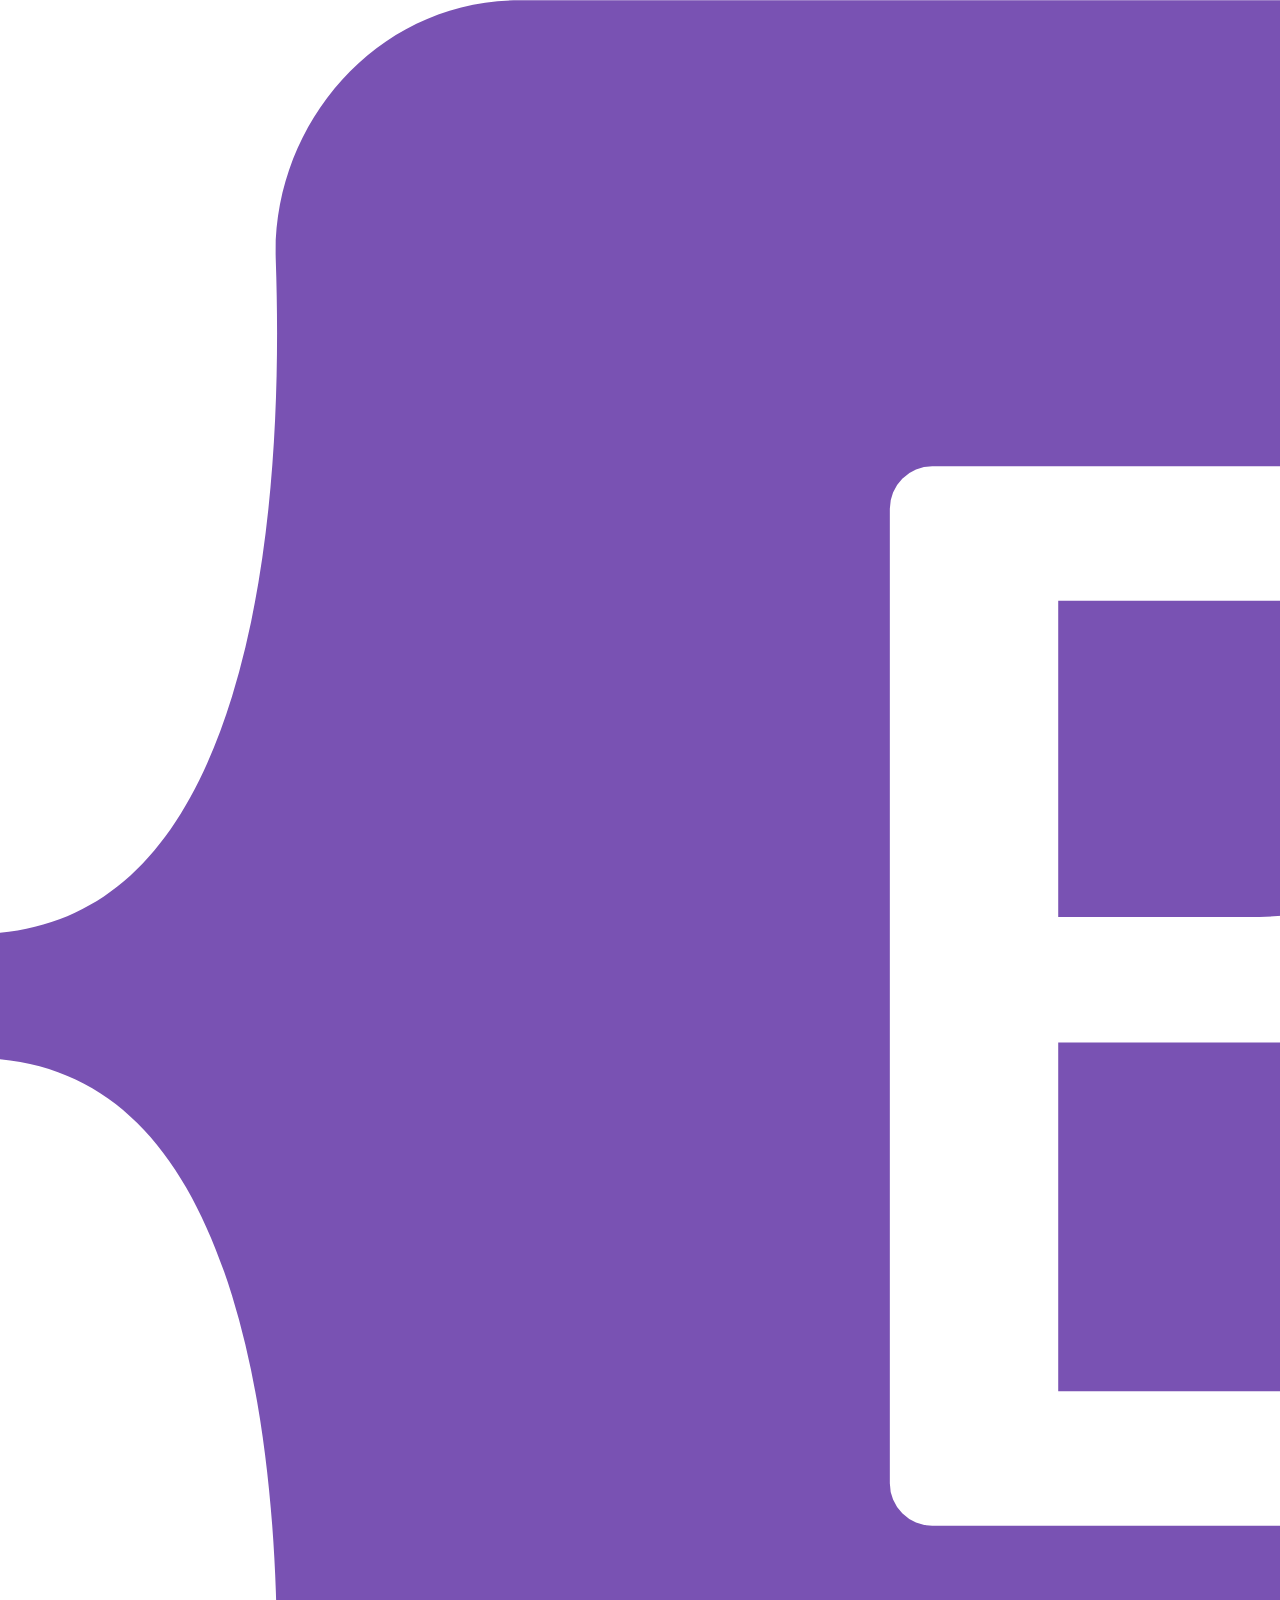
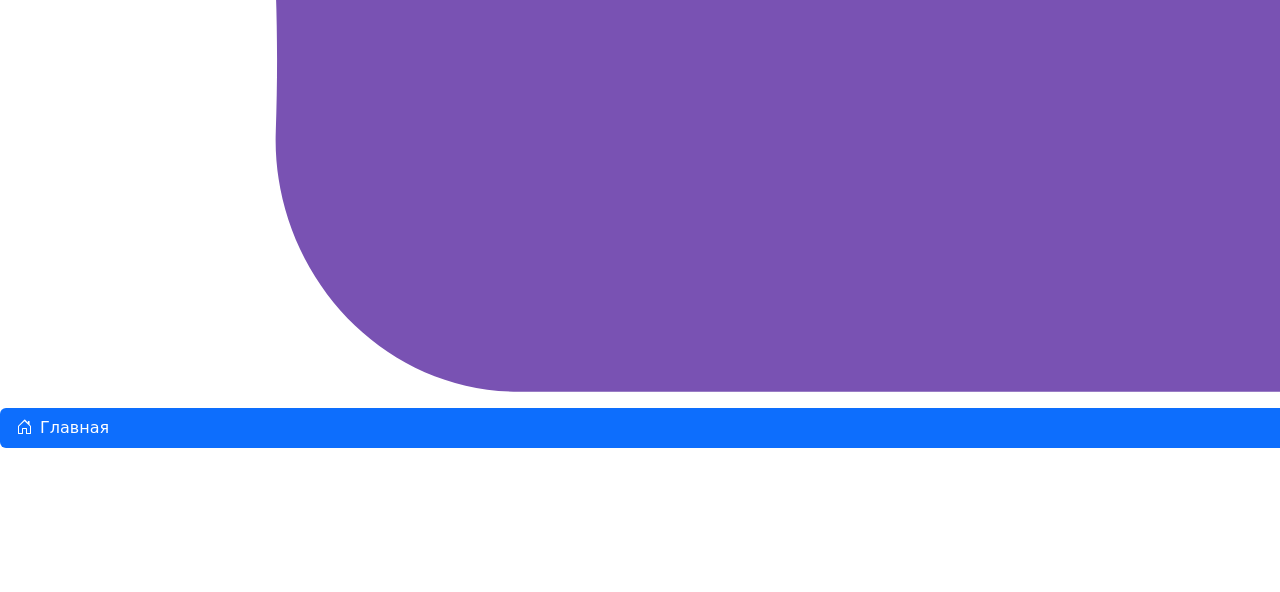
<file: templates/index.html>
<!DOCTYPE html>
<html lang="ru">
<head>
    <meta charset="UTF-8">
    <title>Bootstrap</title>
    <link rel="stylesheet" href="https://cdn.jsdelivr.net/npm/bootstrap@5.3.0/dist/css/bootstrap.min.css">
    <link href="https://cdn.jsdelivr.net/npm/bootstrap-icons@1.10.5/font/bootstrap-icons.css" rel="stylesheet">
    <link rel="stylesheet" href="http://localhost:8000/static/css/style.css">
</head>
<body>
<div class="wrap d-flex vh-100">
    <div class="sidebar">
        <div class="logo_box mb-3 d-flex align-items-center">
            <img class="logo" src="../static/img/logo.svg" alt="">
            <h1 class="fs-5 mb-0">МЕНЮ</h1>
        </div>
        <nav>
            <ul class="nav nav-pills flex-column">
                <li><a href="#" class="nav-link active"><i class="bi bi-house-door me-2"></i>Главная</a></li>
                <li><a href="categories.html" class="nav-link text-white"><i class="bi bi-list-ul me-2"></i>Категории</a></li>
                <li><a href="orders.html" class="nav-link text-white"><i class="bi bi-box-seam me-2"></i>Заказы</a></li>
                <li><a href="contacts.html" class="nav-link text-white"><i class="bi bi-telephone me-2"></i>Контакты</a></li>
            </ul>

        </nav>
        <div class="mt-auto">
            <div class="dropdown dropup">
                <a href="#" class="d-flex align-items-center text-white text-decoration-none dropdown-toggle"
                   data-bs-toggle="dropdown">
                    <i class="me-2 bi bi-person-circle"></i>

                    <strong>Пользователь</strong>
                </a>
                <ul class="dropdown-menu dropdown-menu-dark text-small shadow">
                    <li><a class="dropdown-item" href="#">Профиль</a></li>
                    <li><a class="dropdown-item" href="#">Выход</a></li>
                </ul>
            </div>
        </div>
    </div>
    <div class="main d-flex align-items-center">
        <h2 class="display-4 mb-3">Главная</h2>
        <p class="lead text-muted">Вы находитесь на сайте, предназначенном для продажи товаров</p>
        <div class="row g-4">
            <div class="col-md-4">
                <div class="card product-card h-100">
                    <div class="card-body p-4">
                        <h3 class="text-center p-4 card-title">Товар 1</h3>
                        <p class="display-6 fw-bold text-center b-3">$100</p>
                        <p class="text-muted mb-4">10 users included, 2GB of storage,
                            Email support, Help center access
                        </p>
                        <button class="btn btn-primary w-100">Купить</button>
                    </div>
                </div>
            </div>
            <div class="col-md-4">
                <div class="card product-card h-100">
                    <div class="card-body p-4">
                        <h3 class="text-center p-4 card-title">Товар 1</h3>
                        <p class="display-6 fw-bold text-center b-3">$100</p>
                        <p class="text-muted mb-4">10 users included, 2GB of storage,
                            Email support, Help center access
                        </p>
                        <button class="btn btn-primary w-100">Купить</button>
                    </div>
                </div>
            </div>
            <div class="col-md-4">
                <div class="card product-card h-100">
                    <div class="card-body p-4">
                        <h3 class="text-center p-4 card-title">Товар 1</h3>
                        <p class="display-6 fw-bold text-center b-3">$100</p>
                        <p class="text-muted mb-4">10 users included, 2GB of storage,
                            Email support, Help center access
                        </p>
                        <button class="btn btn-primary w-100">Купить</button>
                    </div>
                </div>
            </div>
        </div>
    </div>

</div>

<script src="https://cdn.jsdelivr.net/npm/bootstrap@5.3.3/dist/js/bootstrap.bundle.min.js"></script>
</body>
</html>
</file>
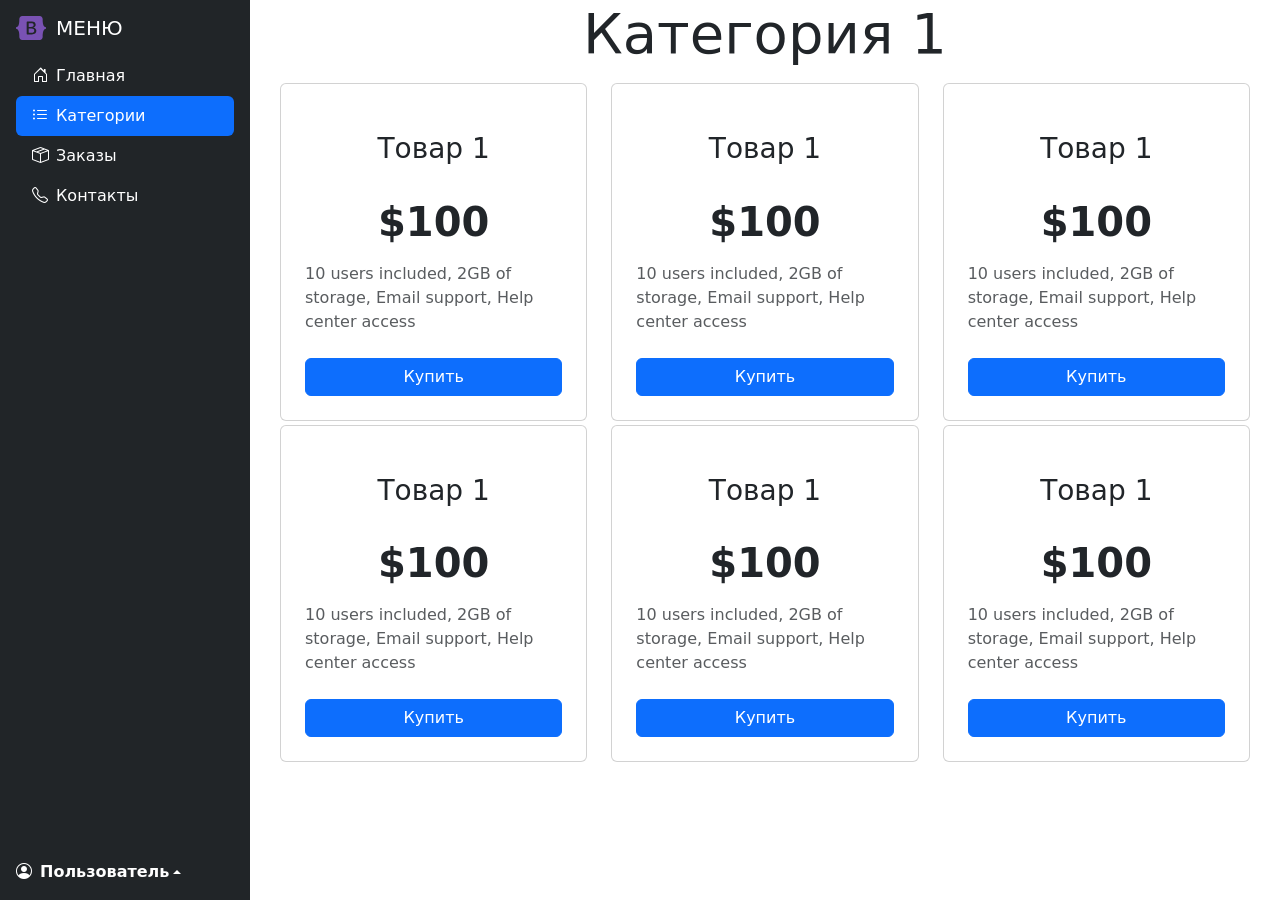
<file: templates/categories.html>
<!DOCTYPE html>
<html lang="ru">
<head>
    <meta charset="UTF-8">
    <title>Bootstrap</title>
    <link rel="stylesheet" href="https://cdn.jsdelivr.net/npm/bootstrap@5.3.0/dist/css/bootstrap.min.css">
    <link href="https://cdn.jsdelivr.net/npm/bootstrap-icons@1.10.5/font/bootstrap-icons.css" rel="stylesheet">
    <link rel="stylesheet" href="../static/css/style.css">
</head>
<body>
<div class="wrap d-flex vh-100">
    <div class="sidebar">
        <div class="logo_box mb-3 d-flex align-items-center">
            <img class="logo" src="../static/img/logo.svg" alt="">
            <h1 class="fs-5 mb-0">МЕНЮ</h1>
        </div>
        <nav>
            <ul class="nav nav-pills flex-column">
                <li><a href="index.html" class="nav-link text-white"><i class="bi bi-house-door me-2"></i>Главная</a></li>
                <li><a href="#" class="nav-link active"><i class="bi bi-list-ul me-2"></i>Категории</a></li>
                <li><a href="orders.html" class="nav-link text-white"><i class="bi bi-box-seam me-2"></i>Заказы</a></li>
                <li><a href="contacts.html" class="nav-link text-white"><i class="bi bi-telephone me-2"></i>Контакты</a></li>
            </ul>

        </nav>
        <div class="mt-auto">
            <div class="dropdown dropup">
                <a href="#" class="d-flex align-items-center text-white text-decoration-none dropdown-toggle"
                   data-bs-toggle="dropdown">
                    <i class="me-2 bi bi-person-circle"></i>

                    <strong>Пользователь</strong>
                </a>
                <ul class="dropdown-menu dropdown-menu-dark text-small shadow">
                    <li><a class="dropdown-item" href="#">Профиль</a></li>
                    <li><a class="dropdown-item" href="#">Выход</a></li>
                </ul>
            </div>
        </div>
    </div>
    <div class="main d-flex align-items-center">
        <h2 class="display-4 mb-3">Категория 1</h2>
        <div class="row g-4 mb-1">
            <div class="col-md-4">
                <div class="card product-card h-100">
                    <div class="card-body p-4">
                        <h3 class="text-center p-4 card-title">Товар 1</h3>
                        <p class="display-6 fw-bold text-center b-3">$100</p>
                        <p class="text-muted mb-4">10 users included, 2GB of storage,
                            Email support, Help center access
                        </p>
                        <button class="btn btn-primary w-100">Купить</button>
                    </div>
                </div>
            </div>
            <div class="col-md-4">
                <div class="card product-card h-100">
                    <div class="card-body p-4">
                        <h3 class="text-center p-4 card-title">Товар 1</h3>
                        <p class="display-6 fw-bold text-center b-3">$100</p>
                        <p class="text-muted mb-4">10 users included, 2GB of storage,
                            Email support, Help center access
                        </p>
                        <button class="btn btn-primary w-100">Купить</button>
                    </div>
                </div>
            </div>
            <div class="col-md-4">
                <div class="card product-card h-100">
                    <div class="card-body p-4">
                        <h3 class="text-center p-4 card-title">Товар 1</h3>
                        <p class="display-6 fw-bold text-center b-3">$100</p>
                        <p class="text-muted mb-4">10 users included, 2GB of storage,
                            Email support, Help center access
                        </p>
                        <button class="btn btn-primary w-100">Купить</button>
                    </div>
                </div>
            </div>
        </div>
        <div class="row g-4">
            <div class="col-md-4">
                <div class="card product-card h-100">
                    <div class="card-body p-4">
                        <h3 class="text-center p-4 card-title">Товар 1</h3>
                        <p class="display-6 fw-bold text-center b-3">$100</p>
                        <p class="text-muted mb-4">10 users included, 2GB of storage,
                            Email support, Help center access
                        </p>
                        <button class="btn btn-primary w-100">Купить</button>
                    </div>
                </div>
            </div>
            <div class="col-md-4">
                <div class="card product-card h-100">
                    <div class="card-body p-4">
                        <h3 class="text-center p-4 card-title">Товар 1</h3>
                        <p class="display-6 fw-bold text-center b-3">$100</p>
                        <p class="text-muted mb-4">10 users included, 2GB of storage,
                            Email support, Help center access
                        </p>
                        <button class="btn btn-primary w-100">Купить</button>
                    </div>
                </div>
            </div>
            <div class="col-md-4">
                <div class="card product-card h-100">
                    <div class="card-body p-4">
                        <h3 class="text-center p-4 card-title">Товар 1</h3>
                        <p class="display-6 fw-bold text-center b-3">$100</p>
                        <p class="text-muted mb-4">10 users included, 2GB of storage,
                            Email support, Help center access
                        </p>
                        <button class="btn btn-primary w-100">Купить</button>
                    </div>
                </div>
            </div>
        </div>
    </div>

</div>

<script src="https://cdn.jsdelivr.net/npm/bootstrap@5.3.3/dist/js/bootstrap.bundle.min.js"></script>
</body>
</html>
</file>
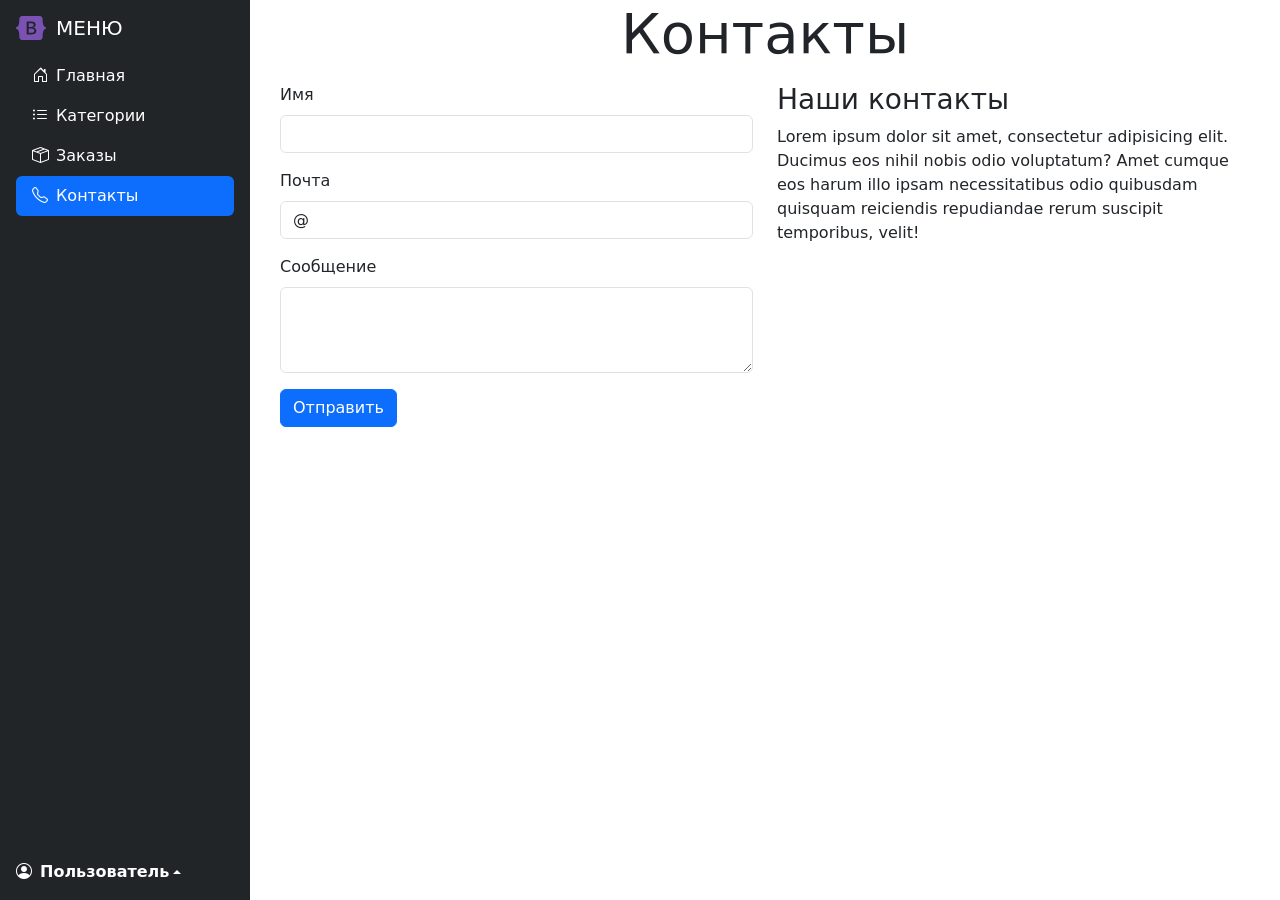
<file: templates/contacts.html>
<!DOCTYPE html>
<html lang="ru">
<head>
    <meta charset="UTF-8">
    <title>Bootstrap</title>
    <link rel="stylesheet" href="https://cdn.jsdelivr.net/npm/bootstrap@5.3.0/dist/css/bootstrap.min.css">
    <link href="https://cdn.jsdelivr.net/npm/bootstrap-icons@1.10.5/font/bootstrap-icons.css" rel="stylesheet">
    <link rel="stylesheet" href="../static/css/style.css">
</head>
<body>
<div class="wrap d-flex vh-100">
    <div class="sidebar">
        <div class="logo_box mb-3 d-flex align-items-center">
            <img class="logo" src="../static/img/logo.svg" alt="">
            <h1 class="fs-5 mb-0">МЕНЮ</h1>
        </div>
        <nav>
            <ul class="nav nav-pills flex-column">
                <li><a href="#" class="nav-link text-white"><i class="bi bi-house-door me-2"></i>Главная</a></li>
                <li><a href="categories.html" class="nav-link text-white"><i
                        class="bi bi-list-ul me-2"></i>Категории</a></li>
                <li><a href="orders.html" class="nav-link text-white"><i class="bi bi-box-seam me-2"></i>Заказы</a></li>
                <li><a href="#" class="nav-link active"><i class="bi bi-telephone me-2"></i>Контакты</a></li>
            </ul>

        </nav>
        <div class="mt-auto">
            <div class="dropdown dropup">
                <a href="#" class="d-flex align-items-center text-white text-decoration-none dropdown-toggle"
                   data-bs-toggle="dropdown">
                    <i class="me-2 bi bi-person-circle"></i>

                    <strong>Пользователь</strong>
                </a>
                <ul class="dropdown-menu dropdown-menu-dark text-small shadow">
                    <li><a class="dropdown-item" href="#">Профиль</a></li>
                    <li><a class="dropdown-item" href="#">Выход</a></li>
                </ul>
            </div>
        </div>
    </div>
    <div class="main d-flex align-items-center">
        <h2 class="display-4 mb-3">Контакты</h2>
        <div class="row">
            <div class="col-md-6">
                <form action="">
                    <div class="mb-3">
                        <label for="name" class="form-label">Имя</label>
                        <input id="name" type="text"
                               class="form-control">
                    </div>
                    <div class="mb-3">
                        <label for="email" class="form-label">Почта</label>
                        <input type="email" id="email" value="@"
                               class="form-control">
                    </div>
                    <div class="mb-3">
                        <label for="msg" class="form-label">Сообщение</label>
                        <textarea class="form-control" id="msg" rows="3"></textarea>
                    </div>
                    <button class="btn btn-primary" type="submit">Отправить</button>
                </form>
            </div>
            <div class="col-md-6">
                <h3>Наши контакты</h3>
                <p>Lorem ipsum dolor sit amet, consectetur adipisicing elit. Ducimus eos nihil nobis odio voluptatum? Amet cumque eos harum illo ipsam necessitatibus odio quibusdam quisquam reiciendis repudiandae rerum suscipit temporibus, velit!</p>
            </div>
        </div>
    </div>

</div>

<script src="https://cdn.jsdelivr.net/npm/bootstrap@5.3.3/dist/js/bootstrap.bundle.min.js"></script>
</body>
</html>
</file>
<file: static/css/style.css>
li {
    list-style-type: none;
}
a {
    text-decoration: none;
}
nav ul {
    padding-left: 0;
}
.sidebar{
    display: flex;
    flex-direction: column;
    min-width: 250px;
    background-color: #212528;
    color: #fff;
    padding: 1rem;
}
.sidebar a {
    color: #fff;
}
.logo {
    width: 30px;
}
.logo_box {
    gap: 10px;
}
.main {
    flex-direction: column;
    flex-grow: 1;
    padding: 0 30px;
}
</file>
